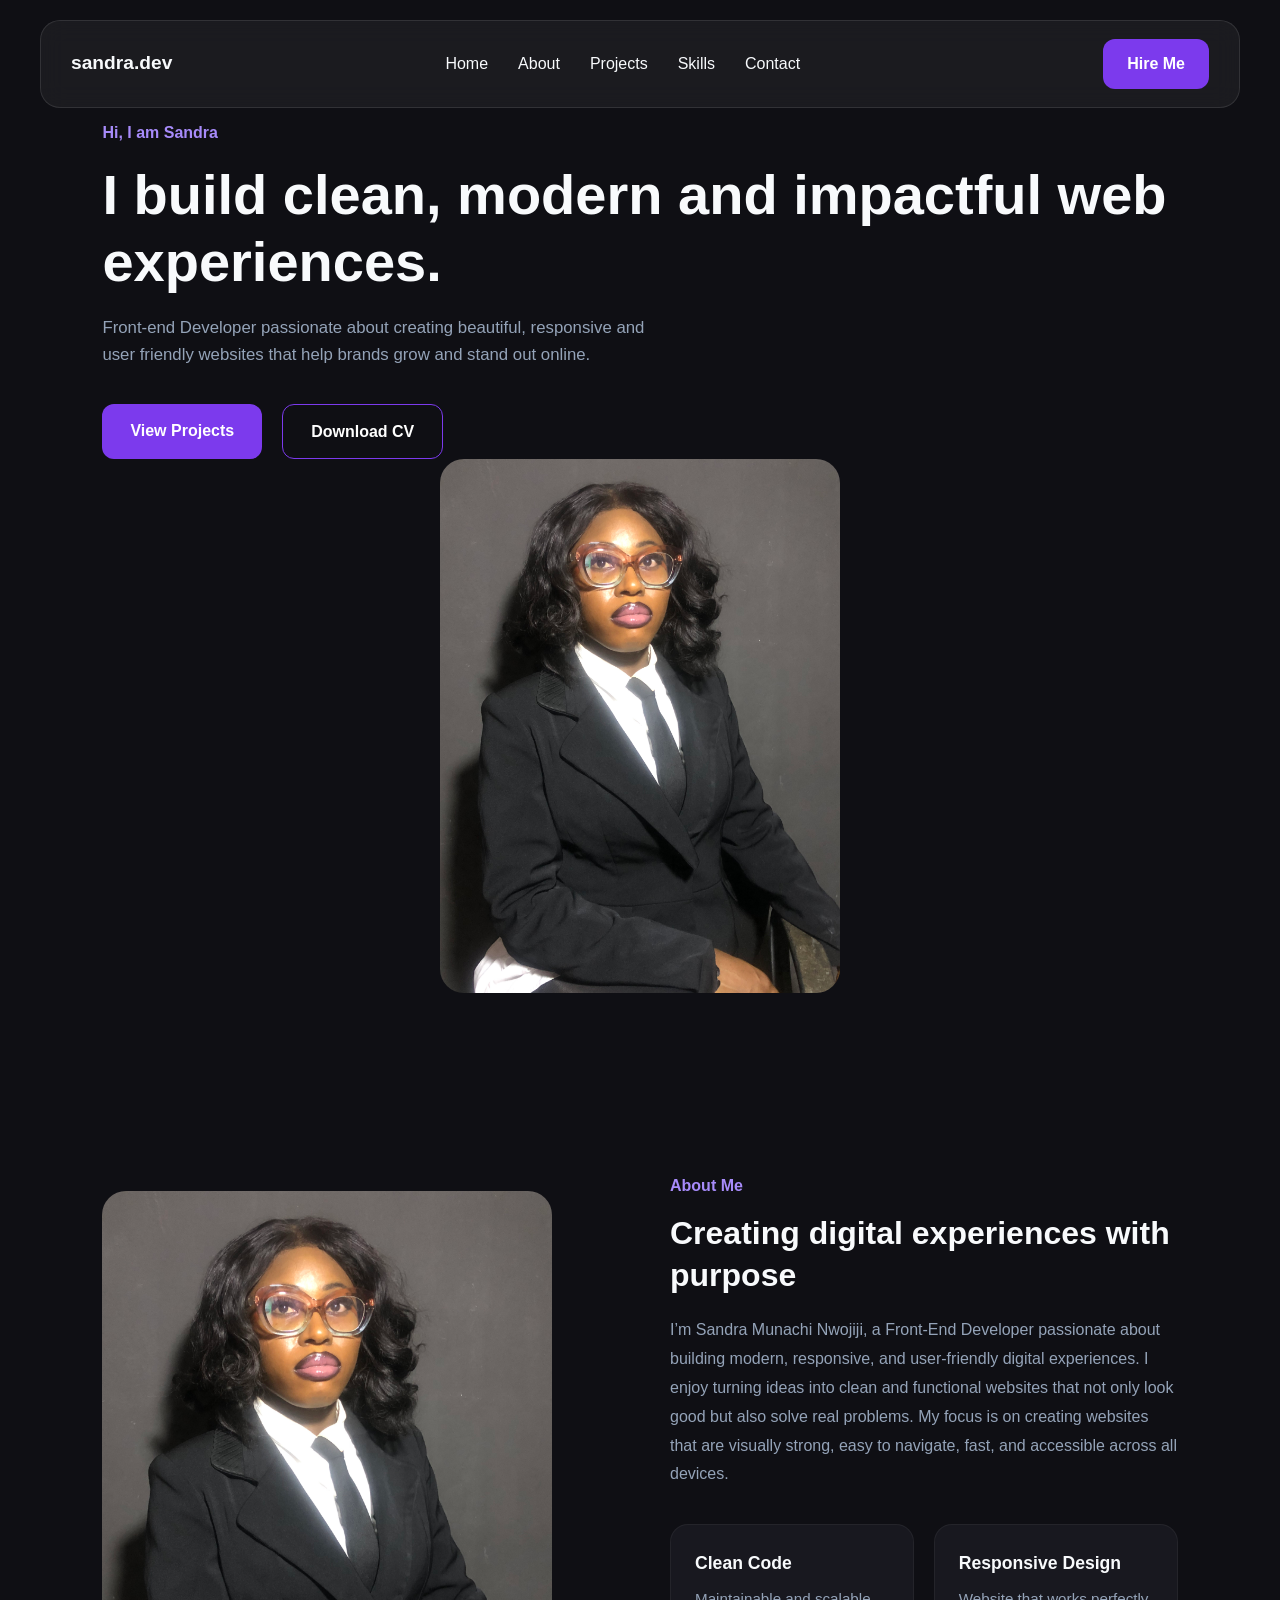
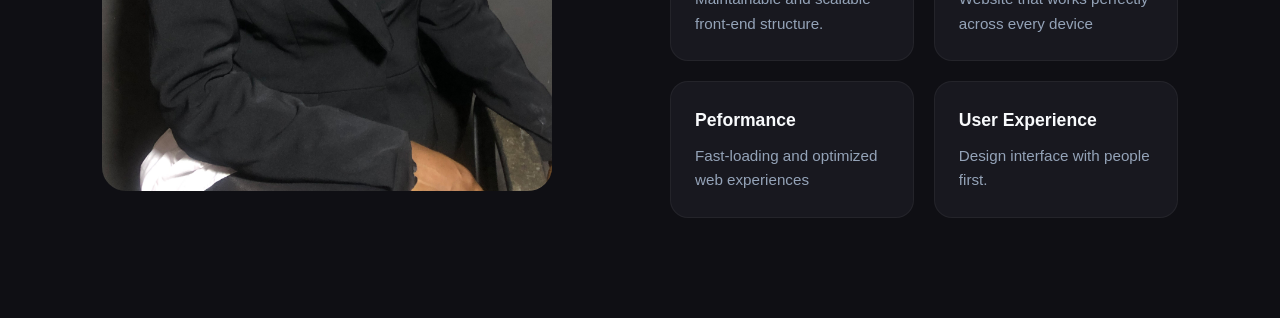
<file: html/portfolio.html>
<!DOCTYPE html>
<html lang="en">
<head>
    <meta charset="UTF-8">
    <meta name="viewport" content="width=device-width, initial-scale=1.0">
    <title>Sandra Munachi|Front-End Developer</title>
    <link rel="stylesheet" href="/css/portfolio.css">
</head>
<body>
    <header>
        <nav class="navbar">
            <div class="logo">
                sandra.dev
            </div>

            <ul class="nav-links">
                <li> <a href="#hero">Home</a></li>
                <li><a href="#about">About</a></li>
                <li><a href="#projects">Projects</a></li>
                <li><a href="#skills">Skills</a></li>
                <li><a href="#contact">Contact</a></li>
            </ul>
            <a href="#contact" class="nav-btn">
                Hire Me
            </a>
        </nav>
    </header>
    <section id="hero">
        <div class="hero-container">
            <div class="hero-text">
                <p class="intro">Hi, I am Sandra</p>

                <h1>I build clean, modern and impactful web experiences.</h1>
                <p class="hero-description">
                    Front-end Developer passionate about creating beautiful, responsive and user friendly websites that help brands grow and stand out online.
                </p>

        <div class="hero-buttons">
            <a href="#projects" class="primary-btn">View Projects</a>
            <a href="assets/cv.pdf" class="secondary-btn">Download CV</a>
        </div>
          <div class="hero-image">

            <img src="/images/profile.jpg" alt="Sandra profile photo">
           </div>
        </div>
        </div>
    </section>
    <section id="about">
        <div class="about-container">
            <div class="about-image">
                 <img src="/images/profile.jpg" alt="Sandra working photo">
            </div>
            <div class="about-text">
                <p class="section-tag">
                    About Me
                </p>
            <h2>Creating  digital experiences with purpose</h2>
            <p class="about-description">
            I’m Sandra Munachi Nwojiji, a Front-End Developer passionate
                about building modern, responsive, and user-friendly digital
                experiences.

                I enjoy turning ideas into clean and functional websites that
                not only look good but also solve real problems.

                My focus is on creating websites that are visually strong,
                easy to navigate, fast, and accessible across all devices.
            </p>
            <div class="about-cards">
                <div class="about-card">
                    <h3>Clean Code</h3>
                    <p>Maintainable and scalable front-end structure.</p>
                </div>
                <div class="about-card">
                    <h3>Responsive Design</h3>
                    <p>Website that works perfectly across every device</p>
                </div>
                <div class="about-card">
                    <h3>Peformance</h3>
                    <p>Fast-loading and optimized web experiences</p>
                </div>
                <div class="about-card">
                    <h3>User Experience</h3>
                    <p>Design interface with people first.</p>
                </div>
            </div>
            </div>
        </div>
    </section>
    <section id="projects"></section>
    <section id="skills"></section>
    <section id="services"></section>
    <section id="testimonials"></section>
    <section id="contact"></section>
    <footer></footer>
</body>
</html>
</file>
<file: css/portfolio.css>
* {
    margin: 0;
    padding: 0;
    box-sizing: border-box;
}
body {
    font-family: 'Inter', sans-serif;
    background: #0F0F14;
    color: #F8FAFC;
    line-height: 1.6;
}

header {
    width: 100%;
    padding: 20px 0;
    position: fixed;
    top: 0;
    z-index: 1000;
}


.navbar {
    width: 95%;
    max-width: 1200px;
    margin: auto;
    padding: 18px 30px;

    display: flex;
    align-items: center;
    justify-content: space-between;

    background: rgba(255, 255, 255, 0.05);
    border: 1px solid rgba(255, 255, 255, 0.1);
    border-radius: 20px;

    backdrop-filter: blur(12px);
    -webkit-backdrop-filter: blur(12px);
}

.logo {
    font-size: 1.2rem;
    font-weight: 700;
    color: #F8FAFC;
}

.nav-links {
    display: flex;
    list-style: none;
    gap: 30px;

    margin: 0;
    padding: 0;
}


.nav-links a {
    text-decoration: none;
    color: #F8FAFC;
    font-weight: 500;
    transition: 0.3s ease;
}



.nav-btn {
    text-decoration: none;
    background: #7C3AED;
    color: white;

    padding: 12px 24px;
    border-radius: 12px;
    font-weight: 600;

    margin-left: 30px;
}
#hero{
    min-height: 100vh;
    display: flex;
    align-items: center;
    padding: 120px 8% 80px;
}
.hero-container {
    width: 100%;
    max-width: 1200px;
    margin: auto;

    display: flex;
    align-items: center;
    justify-content: space-between;
    gap: 60px;
}
.hero-text {
    flex: 1;
}

.intro {
    color: #A78BFA;
    font-weight: 600;
    margin-bottom: 15px;
}

.hero-text h1 {
    font-size: 3.5rem;
    line-height: 1.2;
    font-family: 'Space Grotesk', sans-serif;
    margin-bottom: 20px;
}
.hero-description {
    color: #94A3B8;
    font-size: 1.05rem;
    margin-bottom: 35px;
    max-width: 550px;
}
.hero-buttons {
    display: flex;
    gap: 20px;
}

.primary-btn {
    background: #7C3AED;
    color: white;
    text-decoration: none;

    padding: 14px 28px;
    border-radius: 12px;
    font-weight: 600;
}

.secondary-btn {
    border: 1px solid #7C3AED;
    color: white;
    text-decoration: none;

    padding: 14px 28px;
    border-radius: 12px;
    font-weight: 600;
}
.hero-image {
    flex: 1;
    display: flex;
    justify-content: center;
}

.hero-image img {
    width: 400px;
    max-width: 100%;
    border-radius: 24px;
}
#about{
    padding: 100px 8%;
}
.about-container{
    max-width: 1200px;
    margin: auto;
    display:flex;
    align-items: center;
    justify-content: space-between;
    gap: 60px;
}
.about-image{
    flex: 1;
}
.about-image img{
    width: 100%;
    max-width: 450px;
    border-radius: 24px;
}

.about-text{
    flex: 1;
}
.section-tag{
    color: #A78BFA;
    font-weight: 600;
    margin-bottom: 15px;
}
.about-text h2{
    font-size: 2rem;
    font-family: 'Space Grotesk', sans-serif;
    margin-bottom:  20px;
    line-height: 1.3;
}
.about-description{
    color: #94A3B8;
    margin-bottom: 35px;
    line-height: 1.8;
}
.about-cards{
    display: grid;
    grid-template-columns: repeat(2, 1fr);
    gap: 20px;
}
.about-card{
    background: #18181F;
    padding: 24px;
    border-radius: 18px;
    border: 1px solid rgba(255, 255, 255, 0.05);
}
.about-card h3{
    margin-bottom: 10px;
    font-size: 1.1rem;
}
.about-card p{
    color: #94A3B8;
    font-size: 0.95rem;
}
</file>
